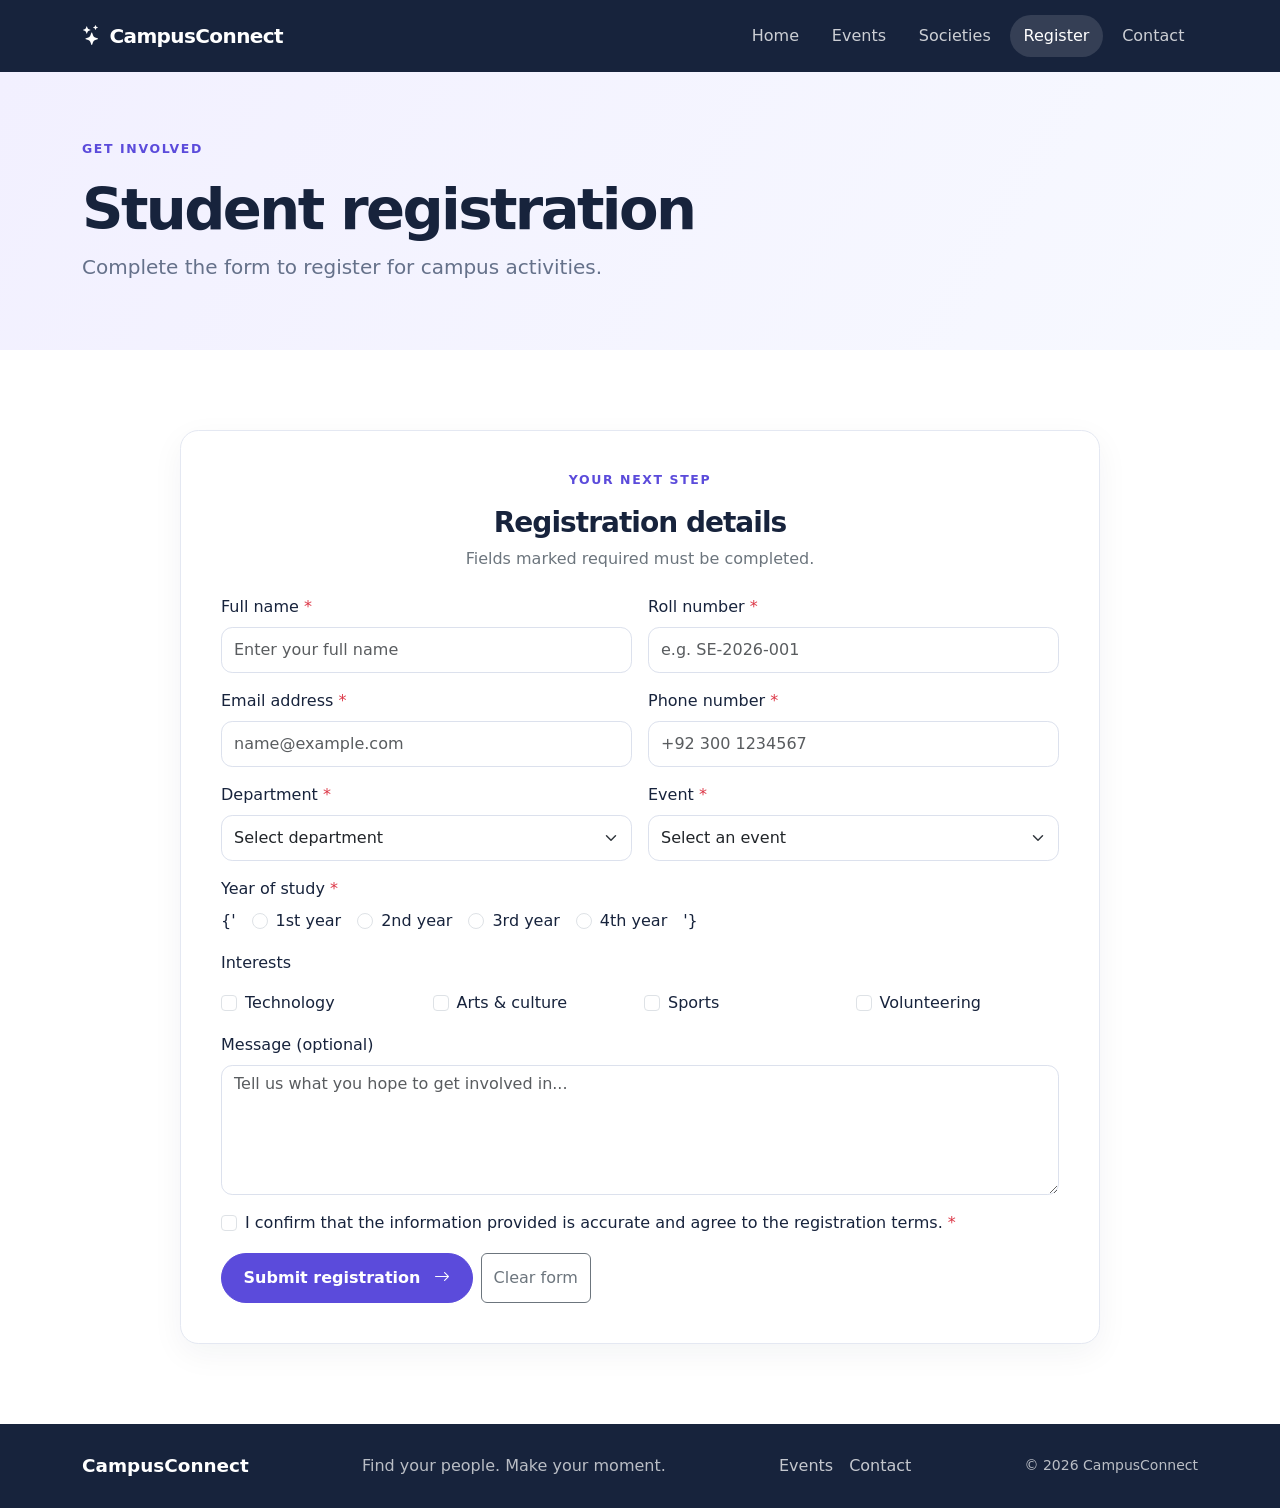
<file: register.html>
<!doctype html>
<html lang="en">
<head>
  <meta charset="utf-8">
  <meta name="viewport" content="width=device-width, initial-scale=1">
  <title>Register | CampusConnect</title>
  <link href="https://cdn.jsdelivr.net/npm/bootstrap@5.3.3/dist/css/bootstrap.min.css" rel="stylesheet">
  <link href="https://cdn.jsdelivr.net/npm/bootstrap-icons@1.11.3/font/bootstrap-icons.min.css" rel="stylesheet">
  <link href="css/style.css" rel="stylesheet">
</head>
<body>
  <header>
    <nav class="navbar navbar-expand-lg navbar-dark site-navbar">
      <div class="container">
        <a class="navbar-brand fw-bold" href="index.html"><i class="bi bi-stars me-2"></i>CampusConnect</a>
        <button class="navbar-toggler" type="button" data-bs-toggle="collapse" data-bs-target="#mainNav" aria-controls="mainNav" aria-expanded="false" aria-label="Toggle navigation"><span class="navbar-toggler-icon"></span></button>
        <div class="collapse navbar-collapse" id="mainNav">
          <ul class="navbar-nav ms-auto">
            <li class="nav-item"><a class="nav-link " href="index.html">Home</a></li>
            <li class="nav-item"><a class="nav-link " href="events.html">Events</a></li>
            <li class="nav-item"><a class="nav-link " href="societies.html">Societies</a></li>
            <li class="nav-item"><a class="nav-link active" href="register.html">Register</a></li>
            <li class="nav-item"><a class="nav-link " href="contact.html">Contact</a></li>
          </ul>
        </div>
      </div>
    </nav>
  </header>
<main><section class="page-banner"><div class="container"><p class="section-kicker">Get involved</p><h1>Student registration</h1><p class="lead mb-0">Complete the form to register for campus activities.</p></div></section>
<section class="section-space"><div class="container"><div class="form-shell"><div class="section-intro text-center mb-4"><p class="section-kicker">Your next step</p><h2 class="h3">Registration details</h2><p class="text-secondary">Fields marked required must be completed.</p></div>
<form class="needs-validation" action="#" method="get">
  <div class="row g-3">
    <div class="col-12 col-md-6"><label for="fullName" class="form-label">Full name <span class="text-danger">*</span></label><input type="text" class="form-control" id="fullName" name="fullName" placeholder="Enter your full name" autocomplete="name" required></div>
    <div class="col-12 col-md-6"><label for="rollNumber" class="form-label">Roll number <span class="text-danger">*</span></label><input type="text" class="form-control" id="rollNumber" name="rollNumber" placeholder="e.g. SE-2026-001" required></div>
    <div class="col-12 col-md-6"><label for="email" class="form-label">Email address <span class="text-danger">*</span></label><input type="email" class="form-control" id="email" name="email" placeholder="name@example.com" autocomplete="email" required></div>
    <div class="col-12 col-md-6"><label for="phone" class="form-label">Phone number <span class="text-danger">*</span></label><input type="tel" class="form-control" id="phone" name="phone" placeholder="+92 300 1234567" autocomplete="tel" required></div>
    <div class="col-12 col-md-6"><label for="department" class="form-label">Department <span class="text-danger">*</span></label><select class="form-select" id="department" name="department" required><option value="" selected disabled>Select department</option><option>Computer Science</option><option>Software Engineering</option><option>Electrical Engineering</option><option>Business Administration</option><option>Media & Design</option></select></div>
    <div class="col-12 col-md-6"><label for="event" class="form-label">Event <span class="text-danger">*</span></label><select class="form-select" id="event" name="event" required><option value="" selected disabled>Select an event</option><option>Student Welcome Mixer</option><option>Future Founders Summit</option><option>Green Campus Day</option><option>Campus Night Live</option></select></div>
    <fieldset class="col-12"><legend class="form-label fs-6">Year of study <span class="text-danger">*</span></legend><div class="d-flex flex-wrap gap-3">{'<label class="form-check"><input class="form-check-input" type="radio" name="year" value="1" required><span class="form-check-label">1st year</span></label><label class="form-check"><input class="form-check-input" type="radio" name="year" value="2"><span class="form-check-label">2nd year</span></label><label class="form-check"><input class="form-check-input" type="radio" name="year" value="3"><span class="form-check-label">3rd year</span></label><label class="form-check"><input class="form-check-input" type="radio" name="year" value="4"><span class="form-check-label">4th year</span></label>'}</div></fieldset>
    <fieldset class="col-12"><legend class="form-label fs-6">Interests</legend><div class="row g-2"><div class="col-6 col-md-3"><label class="form-check"><input class="form-check-input" type="checkbox" name="interests" value="technology"><span class="form-check-label">Technology</span></label></div><div class="col-6 col-md-3"><label class="form-check"><input class="form-check-input" type="checkbox" name="interests" value="arts"><span class="form-check-label">Arts & culture</span></label></div><div class="col-6 col-md-3"><label class="form-check"><input class="form-check-input" type="checkbox" name="interests" value="sports"><span class="form-check-label">Sports</span></label></div><div class="col-6 col-md-3"><label class="form-check"><input class="form-check-input" type="checkbox" name="interests" value="volunteering"><span class="form-check-label">Volunteering</span></label></div></div></fieldset>
    <div class="col-12"><label for="message" class="form-label">Message (optional)</label><textarea class="form-control" id="message" name="message" rows="4" placeholder="Tell us what you hope to get involved in..."></textarea></div>
    <div class="col-12"><label class="form-check"><input class="form-check-input" type="checkbox" name="terms" value="accepted" required><span class="form-check-label">I confirm that the information provided is accurate and agree to the registration terms. <span class="text-danger">*</span></span></label></div>
    <div class="col-12 d-flex flex-column flex-sm-row gap-2"><button class="btn btn-brand" type="submit">Submit registration <i class="bi bi-arrow-right ms-2"></i></button><button class="btn btn-outline-secondary" type="reset">Clear form</button></div>
  </div>
</form></div></div></section></main>
  <footer class="site-footer"><div class="container d-flex flex-column flex-md-row justify-content-between align-items-center gap-3"><a class="footer-brand" href="index.html">CampusConnect</a><p class="mb-0">Find your people. Make your moment.</p><div class="footer-links"><a href="events.html">Events</a><a href="contact.html">Contact</a></div><small>© 2026 CampusConnect</small></div></footer>
  <script src="https://cdn.jsdelivr.net/npm/bootstrap@5.3.3/dist/js/bootstrap.bundle.min.js"></script>
</body>
</html>
</file>
<file: css/style.css>
/* CampusConnect custom theme */
:root {
  --cc-ink: #17233c;
  --cc-muted: #65718a;
  --cc-primary: #5b4bdb;
  --cc-primary-dark: #4334b5;
  --cc-accent: #f5b544;
  --cc-surface: #f5f7fc;
  --cc-border: #e4e8f2;
  --cc-radius: 1.15rem;
}

html { scroll-behavior: smooth; }
body { color: var(--cc-ink); font-family: system-ui, -apple-system, "Segoe UI", sans-serif; }
.site-navbar { background: #17233c; padding: .95rem 0; }
.site-navbar .navbar-brand { letter-spacing: -.03em; }
.site-navbar .nav-link { color: rgba(255,255,255,.78); margin-left: .35rem; padding: .55rem .85rem !important; border-radius: 999px; }
.site-navbar .nav-link:hover, .site-navbar .nav-link.active { color: #fff; background: rgba(255,255,255,.13); }
.hero-section { padding: 5.25rem 0; color: #fff; background: linear-gradient(120deg, #17233c 0%, #4438a8 60%, #7667e8 100%); }
.hero-section h1 { max-width: 700px; letter-spacing: -.045em; }
.hero-section h1 span { color: var(--cc-accent); }
.hero-section .lead { color: rgba(255,255,255,.8); max-width: 590px; }
.eyebrow, .section-kicker { color: var(--cc-primary); text-transform: uppercase; font-size: .78rem; font-weight: 800; letter-spacing: .13em; }
.hero-section .eyebrow { color: #f9d88e; }
.hero-image { width: 100%; height: 360px; object-fit: cover; border-radius: 2rem; box-shadow: 0 24px 70px rgba(0,0,0,.25); }
.btn-brand { --bs-btn-color: #fff; --bs-btn-bg: var(--cc-primary); --bs-btn-border-color: var(--cc-primary); --bs-btn-hover-color: #fff; --bs-btn-hover-bg: var(--cc-primary-dark); --bs-btn-hover-border-color: var(--cc-primary-dark); --bs-btn-focus-shadow-rgb: 91,75,219; --bs-btn-active-bg: var(--cc-primary-dark); border-radius: 999px; padding: .75rem 1.35rem; font-weight: 700; }
.btn-outline-brand { color: var(--cc-primary); border-color: #c9c4fa; border-radius: 999px; font-weight: 650; }
.btn-outline-brand:hover { background: var(--cc-primary); border-color: var(--cc-primary); color: #fff; }
.section-space { padding: 5rem 0; }
.bg-soft { background: var(--cc-surface); }
.section-heading { display: flex; align-items: end; justify-content: space-between; gap: 1rem; margin-bottom: 2rem; }
.section-heading h2, .section-intro h2 { font-weight: 800; letter-spacing: -.035em; }
.section-intro { max-width: 650px; margin: 0 auto; }
.text-link { color: var(--cc-primary); text-decoration: none; font-weight: 700; white-space: nowrap; }
.text-link:hover { color: var(--cc-primary-dark); }
.featured-carousel .carousel-photo { height: 440px; object-fit: cover; filter: brightness(.72); }
.featured-carousel .carousel-caption { bottom: 3rem; left: 8%; max-width: 550px; }
.featured-carousel .carousel-caption h3 { font-size: clamp(1.8rem, 4vw, 3rem); font-weight: 800; }
.event-card, .society-card, .team-card { border: 1px solid var(--cc-border); border-radius: var(--cc-radius); overflow: hidden; transition: transform .22s ease, box-shadow .22s ease; }
.event-card:hover, .society-card:hover, .team-card:hover { transform: translateY(-5px); box-shadow: 0 18px 38px rgba(23,35,60,.12); }
.event-card .card-img-top, .society-card .card-img-top { height: 190px; object-fit: cover; }
.event-card .card-body, .society-card .card-body { padding: 1.35rem; }
.date-badge { background: #fff0ce; color: #80550b; }
.category-badge, .member-badge { background: #eeecff; color: #4c3ac2; }
.feature-card { height: 100%; padding: 2rem; border: 1px solid var(--cc-border); border-radius: var(--cc-radius); background: #fff; }
.feature-icon { display: grid; place-items: center; width: 58px; height: 58px; margin-bottom: 1.25rem; border-radius: 18px; color: var(--cc-primary); background: #eeecff; font-size: 1.6rem; }
.feature-card p { color: var(--cc-muted); margin-bottom: 0; }
.site-footer { background: #17233c; color: rgba(255,255,255,.7); padding: 1.75rem 0; }
.footer-brand { color: #fff; font-weight: 800; font-size: 1.15rem; text-decoration: none; }
.footer-links { display: flex; gap: 1rem; }
.footer-links a { color: rgba(255,255,255,.75); text-decoration: none; }
.footer-links a:hover { color: #fff; }
.page-banner { padding: 4.25rem 0; background: linear-gradient(120deg, #f2f0ff, #f7f9ff); }
.page-banner h1 { font-weight: 850; letter-spacing: -.045em; font-size: clamp(2.3rem, 5vw, 3.6rem); }
.page-banner .lead { color: var(--cc-muted); }
.schedule-table { border-radius: .75rem; overflow: hidden; }
.detail-banner { width: 100%; height: 400px; object-fit: cover; border-radius: var(--cc-radius); }
.event-info-card, .form-shell { background: #fff; border: 1px solid var(--cc-border); border-radius: var(--cc-radius); padding: 2rem; box-shadow: 0 10px 32px rgba(23,35,60,.05); }
.info-list li { display: flex; gap: 1rem; margin-bottom: 1.25rem; }
.info-list i { color: var(--cc-primary); font-size: 1.3rem; }
.info-list strong, .info-list span { display: block; }
.info-list span { color: var(--cc-muted); margin-top: .15rem; }
.accordion { --bs-accordion-border-color: var(--cc-border); --bs-accordion-btn-focus-box-shadow: 0 0 0 .2rem rgba(91,75,219,.15); --bs-accordion-active-bg: #f1efff; --bs-accordion-active-color: var(--cc-primary-dark); border-radius: .8rem; overflow: hidden; }
.form-shell { max-width: 920px; margin: 0 auto; padding: clamp(1.25rem, 4vw, 2.5rem); }
.form-control, .form-select { min-height: 46px; border-color: #dce1ed; border-radius: .7rem; }
.form-control:focus, .form-select:focus { border-color: #a8a0f1; box-shadow: 0 0 0 .22rem rgba(91,75,219,.13); }
textarea.form-control { min-height: 130px; }
.contact-details p { display: flex; gap: 1rem; color: var(--cc-muted); }
.contact-details p i { color: var(--cc-primary); font-size: 1.25rem; }
.map-placeholder { width: 100%; height: 210px; object-fit: cover; border-radius: .9rem; }
.team-card { text-align: center; }
.team-photo { width: 100%; height: 210px; object-fit: cover; }
.team-card .card-body { padding: 1.5rem; }
@media (max-width: 767.98px) {
  .hero-section { padding: 3.5rem 0; }
  .hero-image { height: 250px; }
  .section-space { padding: 3.25rem 0; }
  .section-heading { align-items: start; flex-direction: column; }
  .featured-carousel .carousel-photo { height: 330px; }
  .featured-carousel .carousel-caption { bottom: 2rem; }
  .detail-banner { height: 260px; }
  .site-footer .container { text-align: center; }
}
@media (max-width: 400px) {
  .hero-section h1 { font-size: 2.35rem; }
  .featured-carousel .carousel-photo { height: 300px; }
  .featured-carousel .carousel-caption p { font-size: .9rem; }
  .event-info-card { padding: 1.25rem; }
}
</file>
